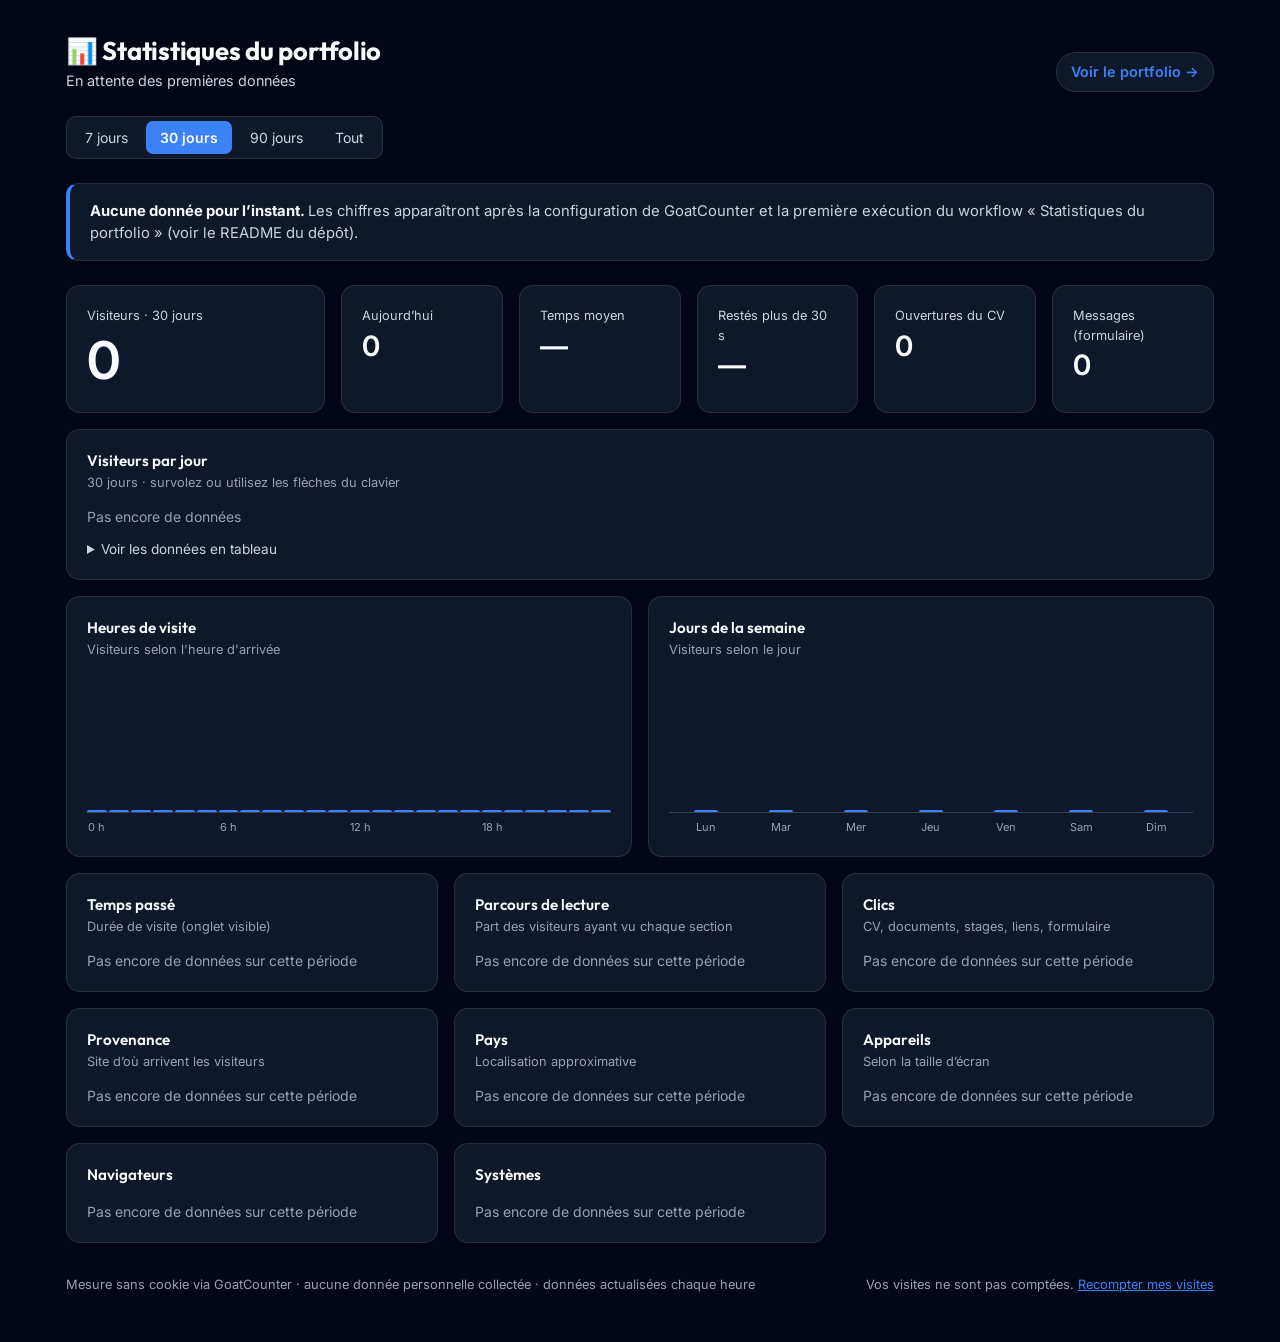
<file: stats/index.html>
<!DOCTYPE html>
<html lang="fr">
<head>
    <meta charset="UTF-8">
    <meta name="viewport" content="width=device-width, initial-scale=1.0">
    <meta name="robots" content="noindex, nofollow">
    <title>Statistiques — Portfolio de Romain Bonvalet</title>
    <link rel="preconnect" href="https://fonts.googleapis.com">
    <link rel="preconnect" href="https://fonts.gstatic.com" crossorigin>
    <link href="https://fonts.googleapis.com/css2?family=Inter:wght@400;500;600&family=Outfit:wght@600;700&display=swap" rel="stylesheet">
    <script>
        // Même thème que le portfolio (sombre par défaut), partagé via le stockage du navigateur
        try { document.documentElement.dataset.theme = (localStorage.getItem('theme') || 'dark') === 'dark' ? 'dark' : 'light'; } catch (e) { }
    </script>
    <style>
        :root {
            color-scheme: light;
            --page: #f8fafc;
            --surface: #ffffff;
            --ink: #0f172a;
            --ink-2: #475569;
            --muted: #64748b;
            --grid: #e2e8f0;
            --axis: #cbd5e1;
            --border: #e2e8f0;
            --accent: #2563eb;
            --accent-wash: rgba(37, 99, 235, 0.10);
            --track: #e0eafc;
            --good: #047857;
            --bad: #dc2626;
            --shadow: 0 1px 2px rgba(15, 23, 42, 0.04), 0 4px 16px rgba(15, 23, 42, 0.05);
        }

        @media (prefers-color-scheme: dark) {
            :root:where(:not([data-theme="light"])) {
                color-scheme: dark;
                --page: #020617;
                --surface: #0f172a;
                --ink: #f8fafc;
                --ink-2: #cbd5e1;
                --muted: #94a3b8;
                --grid: #1e293b;
                --axis: #334155;
                --border: rgba(255, 255, 255, 0.10);
                --accent: #3b82f6;
                --accent-wash: rgba(59, 130, 246, 0.16);
                --track: #1e293b;
                --good: #10b981;
                --bad: #f87171;
                --shadow: none;
            }
        }

        :root[data-theme="dark"] {
            color-scheme: dark;
            --page: #020617;
            --surface: #0f172a;
            --ink: #f8fafc;
            --ink-2: #cbd5e1;
            --muted: #94a3b8;
            --grid: #1e293b;
            --axis: #334155;
            --border: rgba(255, 255, 255, 0.10);
            --accent: #3b82f6;
            --accent-wash: rgba(59, 130, 246, 0.16);
            --track: #1e293b;
            --good: #10b981;
            --bad: #f87171;
            --shadow: none;
        }

        * { margin: 0; padding: 0; box-sizing: border-box; }

        body {
            font-family: "Inter", system-ui, -apple-system, "Segoe UI", sans-serif;
            background: var(--page);
            color: var(--ink);
            line-height: 1.5;
        }

        .wrap {
            max-width: 1180px;
            margin: 0 auto;
            padding: 32px 16px 48px;
        }

        header {
            display: flex;
            flex-wrap: wrap;
            justify-content: space-between;
            align-items: flex-end;
            gap: 16px;
            margin-bottom: 24px;
        }

        header h1, .card h2 { font-family: "Outfit", "Inter", system-ui, sans-serif; }
        header h1 { font-size: 1.6rem; font-weight: 700; letter-spacing: -0.01em; }
        header p { color: var(--ink-2); font-size: 0.9rem; }

        a { color: var(--accent); }

        .back {
            text-decoration: none;
            font-weight: 600;
            font-size: 0.9rem;
            padding: 8px 14px;
            border: 1px solid var(--border);
            border-radius: 999px;
            background: var(--surface);
        }

        .filters {
            display: inline-flex;
            gap: 4px;
            padding: 4px;
            background: var(--surface);
            border: 1px solid var(--border);
            border-radius: 10px;
            margin-bottom: 24px;
        }

        .filters button {
            font: inherit;
            font-size: 0.875rem;
            border: 0;
            background: transparent;
            color: var(--ink-2);
            padding: 6px 14px;
            border-radius: 7px;
            cursor: pointer;
        }

        .filters button:hover { background: var(--accent-wash); }

        .filters button[aria-pressed="true"] {
            background: var(--accent);
            color: #fff;
            font-weight: 600;
        }

        .notice {
            background: var(--surface);
            border: 1px solid var(--border);
            border-left: 4px solid var(--accent);
            border-radius: 12px;
            padding: 16px 20px;
            margin-bottom: 24px;
            color: var(--ink-2);
            font-size: 0.925rem;
        }

        .notice strong { color: var(--ink); }

        .grid { display: grid; gap: 16px; }
        .kpis { grid-template-columns: 1.6fr repeat(5, 1fr); margin-bottom: 16px; }
        .two { grid-template-columns: 1fr 1fr; margin-top: 16px; }
        .cards { grid-template-columns: repeat(auto-fill, minmax(280px, 1fr)); margin-top: 16px; }

        .card {
            background: var(--surface);
            border: 1px solid var(--border);
            border-radius: 14px;
            padding: 20px;
            box-shadow: var(--shadow);
            min-width: 0;
        }

        .card h2 { font-size: 0.95rem; font-weight: 600; }
        .card .sub { font-size: 0.8rem; color: var(--muted); margin-bottom: 14px; }

        .tile .label { font-size: 0.8rem; color: var(--ink-2); }
        .tile .value { font-size: 1.75rem; font-weight: 650; line-height: 1.2; margin-top: 4px; }
        .tile.hero .value { font-size: 3.25rem; letter-spacing: -0.02em; }

        .delta { font-size: 0.8rem; font-weight: 600; margin-top: 4px; }
        .delta.up { color: var(--good); }
        .delta.down { color: var(--bad); }
        .delta .vs { color: var(--muted); font-weight: 400; }

        /* Courbe journalière */
        .chart { position: relative; }
        .chart svg { display: block; width: 100%; overflow: visible; }
        .chart svg:focus { outline: none; }
        .chart svg:focus-visible { outline: 2px solid var(--accent); outline-offset: 4px; border-radius: 4px; }
        .tick { font-size: 11px; fill: var(--muted); font-variant-numeric: tabular-nums; }

        details { margin-top: 12px; font-size: 0.85rem; color: var(--ink-2); }
        summary { cursor: pointer; }
        .table-scroll { max-height: 260px; overflow: auto; margin-top: 8px; }
        table { width: 100%; border-collapse: collapse; font-variant-numeric: tabular-nums; }
        th, td { text-align: left; padding: 4px 8px; border-bottom: 1px solid var(--grid); }
        td:last-child, th:last-child { text-align: right; }

        /* Colonnes (heures, jours) */
        .cols {
            display: flex;
            align-items: flex-end;
            justify-content: space-between;
            gap: 2px;
            height: 140px;
            border-bottom: 1px solid var(--axis);
        }

        .col {
            flex: 1;
            display: flex;
            align-items: flex-end;
            justify-content: center;
            height: 100%;
            cursor: default;
        }

        .col i {
            display: block;
            width: 100%;
            max-width: 24px;
            min-height: 2px;
            background: var(--accent);
            border-radius: 4px 4px 0 0;
            transition: opacity 0.15s;
        }

        .col:hover i, .col:focus-visible i { opacity: 0.7; }
        .col:focus-visible { outline: 2px solid var(--accent); outline-offset: 2px; border-radius: 4px; }
        .col-labels { display: flex; justify-content: space-between; gap: 2px; margin-top: 6px; }
        .col-labels span { flex: 1; min-width: 0; text-align: center; font-size: 11px; color: var(--muted); white-space: nowrap; overflow: visible; }

        /* Barres horizontales */
        .row { margin-bottom: 12px; cursor: default; }
        .row:last-child { margin-bottom: 0; }
        .row .line { display: flex; justify-content: space-between; gap: 12px; font-size: 0.875rem; margin-bottom: 4px; }
        .row .name { overflow: hidden; text-overflow: ellipsis; white-space: nowrap; color: var(--ink-2); }
        .row .num { font-weight: 600; font-variant-numeric: tabular-nums; white-space: nowrap; }
        .row .num small { color: var(--muted); font-weight: 400; margin-left: 4px; }
        .row .bar { height: 8px; background: var(--track); border-radius: 0 4px 4px 0; }
        .row .bar i { display: block; height: 100%; min-width: 2px; background: var(--accent); border-radius: 0 4px 4px 0; }
        .empty { color: var(--muted); font-size: 0.875rem; }

        #tooltip {
            position: fixed;
            pointer-events: none;
            z-index: 10;
            background: var(--surface);
            border: 1px solid var(--border);
            border-radius: 8px;
            padding: 8px 10px;
            box-shadow: 0 4px 16px rgba(0, 0, 0, 0.12);
            font-size: 0.8rem;
            color: var(--ink-2);
            opacity: 0;
            transition: opacity 0.1s;
        }

        #tooltip strong { display: block; color: var(--ink); font-size: 0.95rem; }

        footer {
            margin-top: 32px;
            color: var(--muted);
            font-size: 0.8rem;
            display: flex;
            flex-wrap: wrap;
            gap: 8px 16px;
            justify-content: space-between;
        }

        footer button {
            font: inherit;
            color: var(--accent);
            background: none;
            border: 0;
            cursor: pointer;
            text-decoration: underline;
        }

        .loading .grid { opacity: 0.5; }

        @media (max-width: 1000px) {
            .kpis { grid-template-columns: repeat(3, 1fr); }
            .tile.hero { grid-column: 1 / -1; }
        }

        @media (max-width: 700px) {
            .kpis { grid-template-columns: repeat(2, 1fr); }
            .kpis .tile:last-child { grid-column: 1 / -1; }
            .two { grid-template-columns: 1fr; }
            .tile.hero .value { font-size: 2.75rem; }
            .filters { display: flex; }
            .filters button { flex: 1; padding: 6px 4px; }
        }
    </style>
</head>
<body>
    <div class="wrap loading" id="app">
        <header>
            <div>
                <h1>📊 Statistiques du portfolio</h1>
                <p id="updated">Chargement…</p>
            </div>
            <a class="back" href="../">Voir le portfolio →</a>
        </header>

        <div class="filters" role="group" aria-label="Période">
            <button data-period="7" aria-pressed="false">7 jours</button>
            <button data-period="30" aria-pressed="true">30 jours</button>
            <button data-period="90" aria-pressed="false">90 jours</button>
            <button data-period="all" aria-pressed="false">Tout</button>
        </div>

        <div class="notice" id="notice" hidden></div>

        <section class="grid kpis" id="kpis" aria-label="Chiffres clés"></section>

        <section class="card">
            <h2>Visiteurs par jour</h2>
            <p class="sub" id="daily-sub"></p>
            <div class="chart" id="daily"></div>
            <details>
                <summary>Voir les données en tableau</summary>
                <div class="table-scroll"><table id="daily-table"></table></div>
            </details>
        </section>

        <section class="grid two">
            <div class="card">
                <h2>Heures de visite</h2>
                <p class="sub">Visiteurs selon l'heure d'arrivée</p>
                <div id="hours"></div>
            </div>
            <div class="card">
                <h2>Jours de la semaine</h2>
                <p class="sub">Visiteurs selon le jour</p>
                <div id="weekdays"></div>
            </div>
        </section>

        <section class="grid cards" id="cards"></section>

        <footer>
            <span>Mesure sans cookie via GoatCounter · aucune donnée personnelle collectée · données actualisées chaque heure</span>
            <span id="self"></span>
        </footer>
    </div>

    <div id="tooltip" role="status" aria-live="polite"></div>

    <script>
        (function () {
            // Vos propres visites ne sont pas comptées : ce site partage le stockage du portfolio
            const IGNORE_KEY = 'stats-ignore';
            function storage(fn) { try { return fn(); } catch (e) { return null; } }
            if (storage(() => localStorage.getItem(IGNORE_KEY)) === null) storage(() => localStorage.setItem(IGNORE_KEY, '1'));

            const PERIOD_LABEL = { '7': '7 jours', '30': '30 jours', '90': '90 jours', all: 'depuis le début' };
            const DURATIONS = [
                ['0-10s', 'Moins de 10 s', 5], ['10-30s', '10 à 30 s', 20], ['30-60s', '30 s à 1 min', 45],
                ['1-3min', '1 à 3 min', 120], ['3-10min', '3 à 10 min', 390], ['10min+', 'Plus de 10 min', 900]
            ];
            const SECTIONS = [
                ['home', 'Accueil'], ['about', 'À propos'], ['projects', 'Projets'], ['che', 'CHE'],
                ['e5', 'Tableau E5'], ['experience', 'Stages'], ['other-exp', 'Autres expériences'],
                ['skills', 'Compétences'], ['formation', 'Formation'], ['veille', 'Veille'], ['contact', 'Contact']
            ];
            const WEEKDAYS = ['Lundi', 'Mardi', 'Mercredi', 'Jeudi', 'Vendredi', 'Samedi', 'Dimanche'];
            const SIZES = { phone: 'Téléphone', largephone: 'Grand téléphone', tablet: 'Tablette', desktop: 'Ordinateur', desktophd: 'Ordinateur HD', unknown: 'Inconnu' };

            const app = document.getElementById('app');
            const tip = document.getElementById('tooltip');
            let data = null;
            let period = storage(() => localStorage.getItem('stats-period')) || '30';

            // ---------- utilitaires ----------
            function el(tag, cls, text) {
                const n = document.createElement(tag);
                if (cls) n.className = cls;
                if (text !== undefined && text !== null) n.textContent = String(text); // jamais innerHTML : données externes
                return n;
            }
            function svg(tag, attrs) {
                const n = document.createElementNS('http://www.w3.org/2000/svg', tag);
                for (const k in attrs) n.setAttribute(k, attrs[k]);
                return n;
            }
            const fmt = n => n === null || n === undefined ? '—' : Number(n).toLocaleString('fr-FR');
            const pct = (a, b) => b ? Math.round(a / b * 100) : 0;
            function fmtDuration(sec) {
                if (!sec) return '—';
                if (sec < 60) return Math.round(sec) + ' s';
                const m = Math.floor(sec / 60), s = Math.round(sec % 60);
                return m + ' min ' + String(s).padStart(2, '0');
            }
            const dayLabel = (iso, opts) => new Date(iso + 'T12:00:00').toLocaleDateString('fr-FR', opts || { day: 'numeric', month: 'short' });
            function niceMax(v) {
                if (v <= 4) return 4;
                const p = Math.pow(10, Math.floor(Math.log10(v)));
                return [1, 2, 2.5, 5, 10].map(m => m * p).find(m => m >= v);
            }

            // ---------- infobulle ----------
            function showTip(value, label, x, y) {
                tip.replaceChildren(el('strong', '', value), el('span', '', label));
                tip.style.opacity = '1';
                const r = tip.getBoundingClientRect();
                tip.style.left = Math.min(Math.max(8, x - r.width / 2), innerWidth - r.width - 8) + 'px';
                tip.style.top = Math.max(8, y - r.height - 12) + 'px';
            }
            function hideTip() { tip.style.opacity = '0'; }
            function hoverable(node, value, label) {
                node.tabIndex = 0;
                node.setAttribute('aria-label', label + ' : ' + value);
                const show = e => {
                    const r = node.getBoundingClientRect();
                    showTip(value, label, e && e.clientX !== undefined ? e.clientX : r.left + r.width / 2, r.top);
                };
                node.addEventListener('pointermove', show);
                node.addEventListener('focus', () => show());
                node.addEventListener('pointerleave', hideTip);
                node.addEventListener('blur', hideTip);
            }

            // ---------- tuiles ----------
            function tile(label, value, opts) {
                opts = opts || {};
                const t = el('div', 'card tile' + (opts.hero ? ' hero' : ''));
                t.appendChild(el('div', 'label', label));
                t.appendChild(el('div', 'value', value));
                if (opts.delta) t.appendChild(opts.delta);
                return t;
            }
            function delta(cur, prev, label) {
                if (prev === null || prev === undefined || (!prev && !cur)) return null;
                const d = el('div', 'delta');
                if (!prev) {
                    d.classList.add('up');
                    d.append('▲ nouveau ');
                } else {
                    const change = Math.round((cur - prev) / prev * 100);
                    d.classList.add(change >= 0 ? 'up' : 'down');
                    d.append((change >= 0 ? '▲ +' : '▼ ') + change + ' % ');
                }
                d.appendChild(el('span', 'vs', 'vs ' + label));
                return d;
            }

            // ---------- courbe journalière (aire + réticule) ----------
            function lineChart(host, rows) {
                host.replaceChildren();
                const W = Math.max(host.clientWidth, 280), H = 220;
                const m = { l: 36, r: 12, t: 12, b: 26 };
                const iw = W - m.l - m.r, ih = H - m.t - m.b;
                const max = niceMax(Math.max(...rows.map(r => r.count), 1));
                const x = i => m.l + (rows.length === 1 ? iw / 2 : i / (rows.length - 1) * iw);
                const y = v => m.t + ih - v / max * ih;
                const root = svg('svg', { viewBox: `0 0 ${W} ${H}`, height: H, tabindex: 0, role: 'img',
                    'aria-label': 'Courbe des visiteurs par jour ; flèches gauche/droite pour parcourir' });

                for (let k = 0; k <= 4; k++) {
                    const v = max / 4 * k, yy = y(v);
                    root.appendChild(svg('line', { x1: m.l, x2: W - m.r, y1: yy, y2: yy,
                        stroke: k === 0 ? 'var(--axis)' : 'var(--grid)', 'stroke-width': 1 }));
                    const t = svg('text', { x: m.l - 8, y: yy + 4, 'text-anchor': 'end', class: 'tick' });
                    t.textContent = Number.isInteger(v) ? fmt(v) : '';
                    root.appendChild(t);
                }
                const ticks = rows.length > 1 ? [0, Math.floor((rows.length - 1) / 2), rows.length - 1] : [0];
                ticks.forEach((i, n) => {
                    const t = svg('text', { x: x(i), y: H - 6, class: 'tick',
                        'text-anchor': n === 0 && ticks.length > 1 ? 'start' : n === ticks.length - 1 && ticks.length > 1 ? 'end' : 'middle' });
                    t.textContent = dayLabel(rows[i].day);
                    root.appendChild(t);
                });

                const pts = rows.map((r, i) => `${x(i).toFixed(1)},${y(r.count).toFixed(1)}`);
                root.appendChild(svg('path', { d: `M${x(0)},${y(0)} L${pts.join(' L')} L${x(rows.length - 1)},${y(0)} Z`,
                    fill: 'var(--accent-wash)' }));
                root.appendChild(svg('path', { d: 'M' + pts.join(' L'), fill: 'none', stroke: 'var(--accent)',
                    'stroke-width': 2, 'stroke-linejoin': 'round', 'stroke-linecap': 'round' }));

                const last = rows.length - 1;
                root.appendChild(svg('circle', { cx: x(last), cy: y(rows[last].count), r: 4, fill: 'var(--accent)',
                    stroke: 'var(--surface)', 'stroke-width': 2 }));

                const cross = svg('line', { y1: m.t, y2: m.t + ih, stroke: 'var(--axis)', 'stroke-width': 1, opacity: 0 });
                const dot = svg('circle', { r: 5, fill: 'var(--accent)', stroke: 'var(--surface)', 'stroke-width': 2, opacity: 0 });
                root.append(cross, dot);
                const hit = svg('rect', { x: m.l, y: m.t, width: iw, height: ih, fill: 'transparent' });
                root.appendChild(hit);

                let cur = last;
                function focusAt(i) {
                    cur = Math.max(0, Math.min(last, i));
                    const cx = x(cur), cy = y(rows[cur].count);
                    cross.setAttribute('x1', cx); cross.setAttribute('x2', cx); cross.setAttribute('opacity', 1);
                    dot.setAttribute('cx', cx); dot.setAttribute('cy', cy); dot.setAttribute('opacity', 1);
                    const box = root.getBoundingClientRect(), sx = box.width / W;
                    const n = rows[cur].count;
                    showTip(fmt(n) + ' visiteur' + (n > 1 ? 's' : ''), dayLabel(rows[cur].day, { weekday: 'long', day: 'numeric', month: 'long' }),
                        box.left + cx * sx, box.top + cy * sx);
                }
                function clear() { cross.setAttribute('opacity', 0); dot.setAttribute('opacity', 0); hideTip(); }
                hit.addEventListener('pointermove', e => {
                    const box = root.getBoundingClientRect();
                    const px = (e.clientX - box.left) * (W / box.width);
                    focusAt(Math.round((px - m.l) / iw * last));
                });
                hit.addEventListener('pointerleave', clear);
                root.addEventListener('focus', () => focusAt(cur));
                root.addEventListener('blur', clear);
                root.addEventListener('keydown', e => {
                    if (e.key === 'ArrowLeft') { focusAt(cur - 1); e.preventDefault(); }
                    if (e.key === 'ArrowRight') { focusAt(cur + 1); e.preventDefault(); }
                });
                host.appendChild(root);
            }

            // ---------- colonnes ----------
            function columns(host, values, labels, axisLabels, unit) {
                host.replaceChildren();
                const max = Math.max(...values, 1);
                const wrap = el('div', 'cols');
                values.forEach((v, i) => {
                    const c = el('div', 'col');
                    const bar = el('i');
                    bar.style.height = (v / max * 100) + '%';
                    c.appendChild(bar);
                    hoverable(c, fmt(v) + ' ' + unit, labels[i]);
                    wrap.appendChild(c);
                });
                const lab = el('div', 'col-labels');
                axisLabels.forEach(t => lab.appendChild(el('span', '', t)));
                host.append(wrap, lab);
            }

            // ---------- barres horizontales ----------
            function barCard(title, sub, rows, opts) {
                opts = opts || {};
                const c = el('div', 'card');
                c.appendChild(el('h2', '', title));
                c.appendChild(el('p', 'sub', sub));
                const list = (rows || []).filter(r => opts.keepZero || r.count > 0);
                if (!list.length) {
                    c.appendChild(el('p', 'empty', 'Pas encore de données sur cette période'));
                    return c;
                }
                const max = opts.of || Math.max(...list.map(r => r.count), 1);
                list.slice(0, opts.limit || 8).forEach(r => {
                    const row = el('div', 'row');
                    const line = el('div', 'line');
                    line.appendChild(el('span', 'name', r.label));
                    const num = el('span', 'num', fmt(r.count));
                    if (opts.of) num.appendChild(el('small', '', pct(r.count, opts.of) + ' %'));
                    line.appendChild(num);
                    const bar = el('div', 'bar');
                    const fill = el('i');
                    fill.style.width = Math.min(100, r.count / max * 100) + '%';
                    bar.appendChild(fill);
                    row.append(line, bar);
                    hoverable(row, fmt(r.count) + (opts.of ? ' (' + pct(r.count, opts.of) + ' %)' : ''), r.label);
                    c.appendChild(row);
                });
                return c;
            }

            const FILTERS = { all: 'tout', diploma: 'études', exp: 'stages', job: 'jobs' };
            function clickLabel(name) {
                const i = name.indexOf('/');
                const kind = i < 0 ? name : name.slice(0, i), arg = i < 0 ? '' : name.slice(i + 1);
                const pretty = arg.replace(/-/g, ' ');
                switch (kind) {
                    case 'cv': return 'Ouverture du CV';
                    case 'document': return 'Document : ' + pretty;
                    case 'stage': return 'Stage : ' + pretty;
                    case 'thales': return 'Alternance Thales';
                    case 'carte': return 'Carte de Rennes';
                    case 'filtre': return 'Filtre formation : ' + (FILTERS[arg] || arg);
                    case 'email': return 'Clic sur l’email';
                    case 'formulaire': return 'Formulaire de contact';
                    case 'lien': return 'Lien externe : ' + arg;
                    default: return name;
                }
            }
            const sum = (rows, name) => (rows || []).filter(r => r.name === name || r.name.startsWith(name + '/')).reduce((a, r) => a + r.count, 0);

            // ---------- rendu ----------
            function render() {
                document.querySelectorAll('.filters button').forEach(b => b.setAttribute('aria-pressed', String(b.dataset.period === period)));
                const p = (data.periods || {})[period] || {};
                const visitors = p.visitors || 0;
                const label = PERIOD_LABEL[period];

                document.getElementById('updated').textContent = data.updated
                    ? 'Mis à jour le ' + new Date(data.updated).toLocaleString('fr-FR', { dateStyle: 'long', timeStyle: 'short' }) + ' · actualisé chaque heure'
                    : 'En attente des premières données';

                const notice = document.getElementById('notice');
                notice.hidden = !!data.updated;
                if (!data.updated) {
                    notice.replaceChildren(el('strong', '', 'Aucune donnée pour l’instant. '),
                        'Les chiffres apparaîtront après la configuration de GoatCounter et la première exécution du workflow « Statistiques du portfolio » (voir le README du dépôt).');
                }

                // Durée
                const dur = new Map((p.duration || []).map(r => [r.name, r.count]));
                const durTotal = DURATIONS.reduce((a, d) => a + (dur.get(d[0]) || 0), 0);
                const avg = durTotal ? DURATIONS.reduce((a, d) => a + d[2] * (dur.get(d[0]) || 0), 0) / durTotal : 0;
                const engaged = DURATIONS.slice(2).reduce((a, d) => a + (dur.get(d[0]) || 0), 0);

                const kpis = document.getElementById('kpis');
                kpis.replaceChildren(
                    tile('Visiteurs · ' + label, fmt(visitors), { hero: true, delta: delta(visitors, p.previous, label + ' précédents') }),
                    tile('Aujourd’hui', fmt(data.today)),
                    tile('Temps moyen', fmtDuration(avg)),
                    tile('Restés plus de 30 s', durTotal ? pct(engaged, durTotal) + ' %' : '—'),
                    tile('Ouvertures du CV', fmt(sum(p.clicks, 'cv'))),
                    tile('Messages (formulaire)', fmt(sum(p.clicks, 'formulaire')))
                );

                // Courbe
                const n = period === '7' ? 7 : period === '30' ? 30 : 90;
                const rows = (data.daily || []).slice(-n);
                document.getElementById('daily-sub').textContent = (period === 'all' ? '90 derniers jours' : label) + ' · survolez ou utilisez les flèches du clavier';
                const daily = document.getElementById('daily');
                if (rows.length) lineChart(daily, rows);
                else daily.replaceChildren(el('p', 'empty', 'Pas encore de données'));
                const table = document.getElementById('daily-table');
                const head = el('tr');
                head.append(el('th', '', 'Jour'), el('th', '', 'Visiteurs'));
                table.replaceChildren(head);
                rows.slice().reverse().forEach(r => {
                    const tr = el('tr');
                    tr.append(el('td', '', dayLabel(r.day, { weekday: 'short', day: 'numeric', month: 'short' })), el('td', '', fmt(r.count)));
                    table.appendChild(tr);
                });

                // Heures & jours
                const hours = p.hours || new Array(24).fill(0);
                columns(document.getElementById('hours'), hours,
                    hours.map((_, h) => h + ' h – ' + (h + 1) + ' h'),
                    hours.map((_, h) => h % 6 === 0 ? h + ' h' : ''), 'visiteurs');
                columns(document.getElementById('weekdays'), p.weekdays || new Array(7).fill(0),
                    WEEKDAYS, WEEKDAYS.map(d => d.slice(0, 3)), 'visiteurs');

                // Cartes
                const sec = new Map((p.sections || []).map(r => [r.name, r.count]));
                const named = (rows, map) => (rows || []).map(r => ({ label: map ? map(r.name) : (r.name || 'Direct / inconnu'), count: r.count }));
                document.getElementById('cards').replaceChildren(
                    barCard('Temps passé', 'Durée de visite (onglet visible)',
                        DURATIONS.map(d => ({ label: d[1], count: dur.get(d[0]) || 0 })), { keepZero: durTotal > 0, limit: 6 }),
                    barCard('Parcours de lecture', 'Part des visiteurs ayant vu chaque section',
                        SECTIONS.map(s => ({ label: s[1], count: sec.get(s[0]) || 0 })), { of: visitors || null, keepZero: sec.size > 0, limit: 11 }),
                    barCard('Clics', 'CV, documents, stages, liens, formulaire', named(p.clicks, clickLabel), { limit: 10 }),
                    barCard('Provenance', 'Site d’où arrivent les visiteurs', named(p.referrers)),
                    barCard('Pays', 'Localisation approximative', named(p.countries)),
                    barCard('Appareils', 'Selon la taille d’écran', named(p.sizes, s => SIZES[s] || s || 'Inconnu')),
                    barCard('Navigateurs', '', named(p.browsers)),
                    barCard('Systèmes', '', named(p.systems))
                );
                app.classList.remove('loading');
            }

            // ---------- interactions ----------
            document.querySelectorAll('.filters button').forEach(b => b.addEventListener('click', () => {
                period = b.dataset.period;
                storage(() => localStorage.setItem('stats-period', period));
                if (data) render();
            }));
            let resizeTimer;
            addEventListener('resize', () => { clearTimeout(resizeTimer); resizeTimer = setTimeout(() => data && render(), 150); });

            function selfToggle() {
                const holder = document.getElementById('self');
                const ignored = storage(() => localStorage.getItem(IGNORE_KEY)) === '1';
                const btn = el('button', '', ignored ? 'Recompter mes visites' : 'Ne plus compter mes visites');
                btn.addEventListener('click', () => {
                    storage(() => ignored ? localStorage.setItem(IGNORE_KEY, '0') : localStorage.setItem(IGNORE_KEY, '1'));
                    selfToggle();
                });
                holder.replaceChildren(ignored ? 'Vos visites ne sont pas comptées. ' : 'Vos visites sont comptées. ', btn);
            }
            selfToggle();

            // ---------- chargement (relu chaque heure si la page reste ouverte) ----------
            // Les chiffres vivent sur la branche « stats-data » du dépôt : le site n'a pas besoin
            // d'être redéployé chaque heure (Netlify, GitHub Pages…). ../stats.json sert de secours.
            const DATA_URLS = [
                'https://raw.githubusercontent.com/RoMaIn-BVT/portfolio/stats-data/stats.json',
                '../stats.json'
            ];
            function load() {
                app.classList.add('loading');
                const bust = '?h=' + Math.floor(Date.now() / 3600000);
                DATA_URLS.reduce((prev, url) => prev.catch(() =>
                    fetch(url + bust, { cache: 'no-cache' }).then(r => r.ok ? r.json() : Promise.reject(r.status))
                ), Promise.reject())
                    .then(d => { data = d; render(); })
                    .catch(() => {
                        app.classList.remove('loading');
                        document.getElementById('updated').textContent = 'Impossible de charger les données (stats.json).';
                    });
            }
            load();
            setInterval(load, 3600000);
        })();
    </script>
</body>
</html>
</file>
